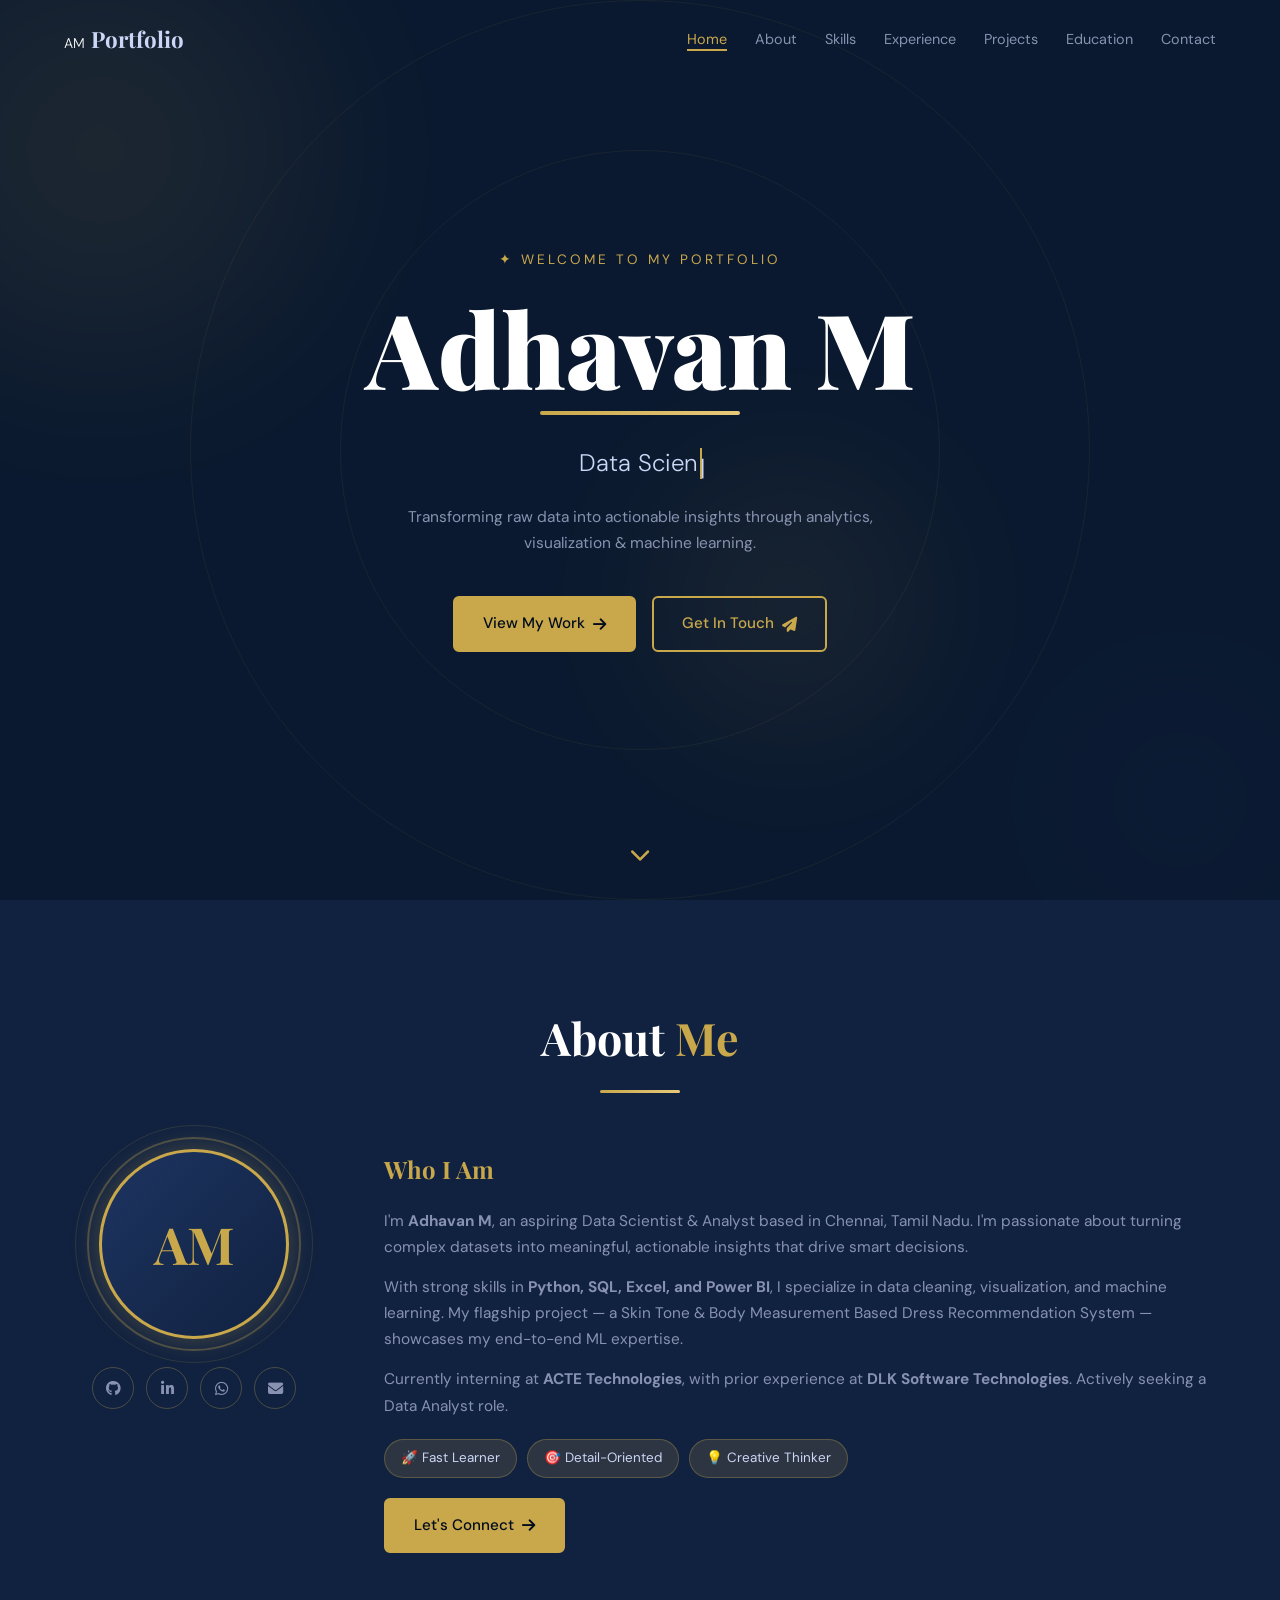
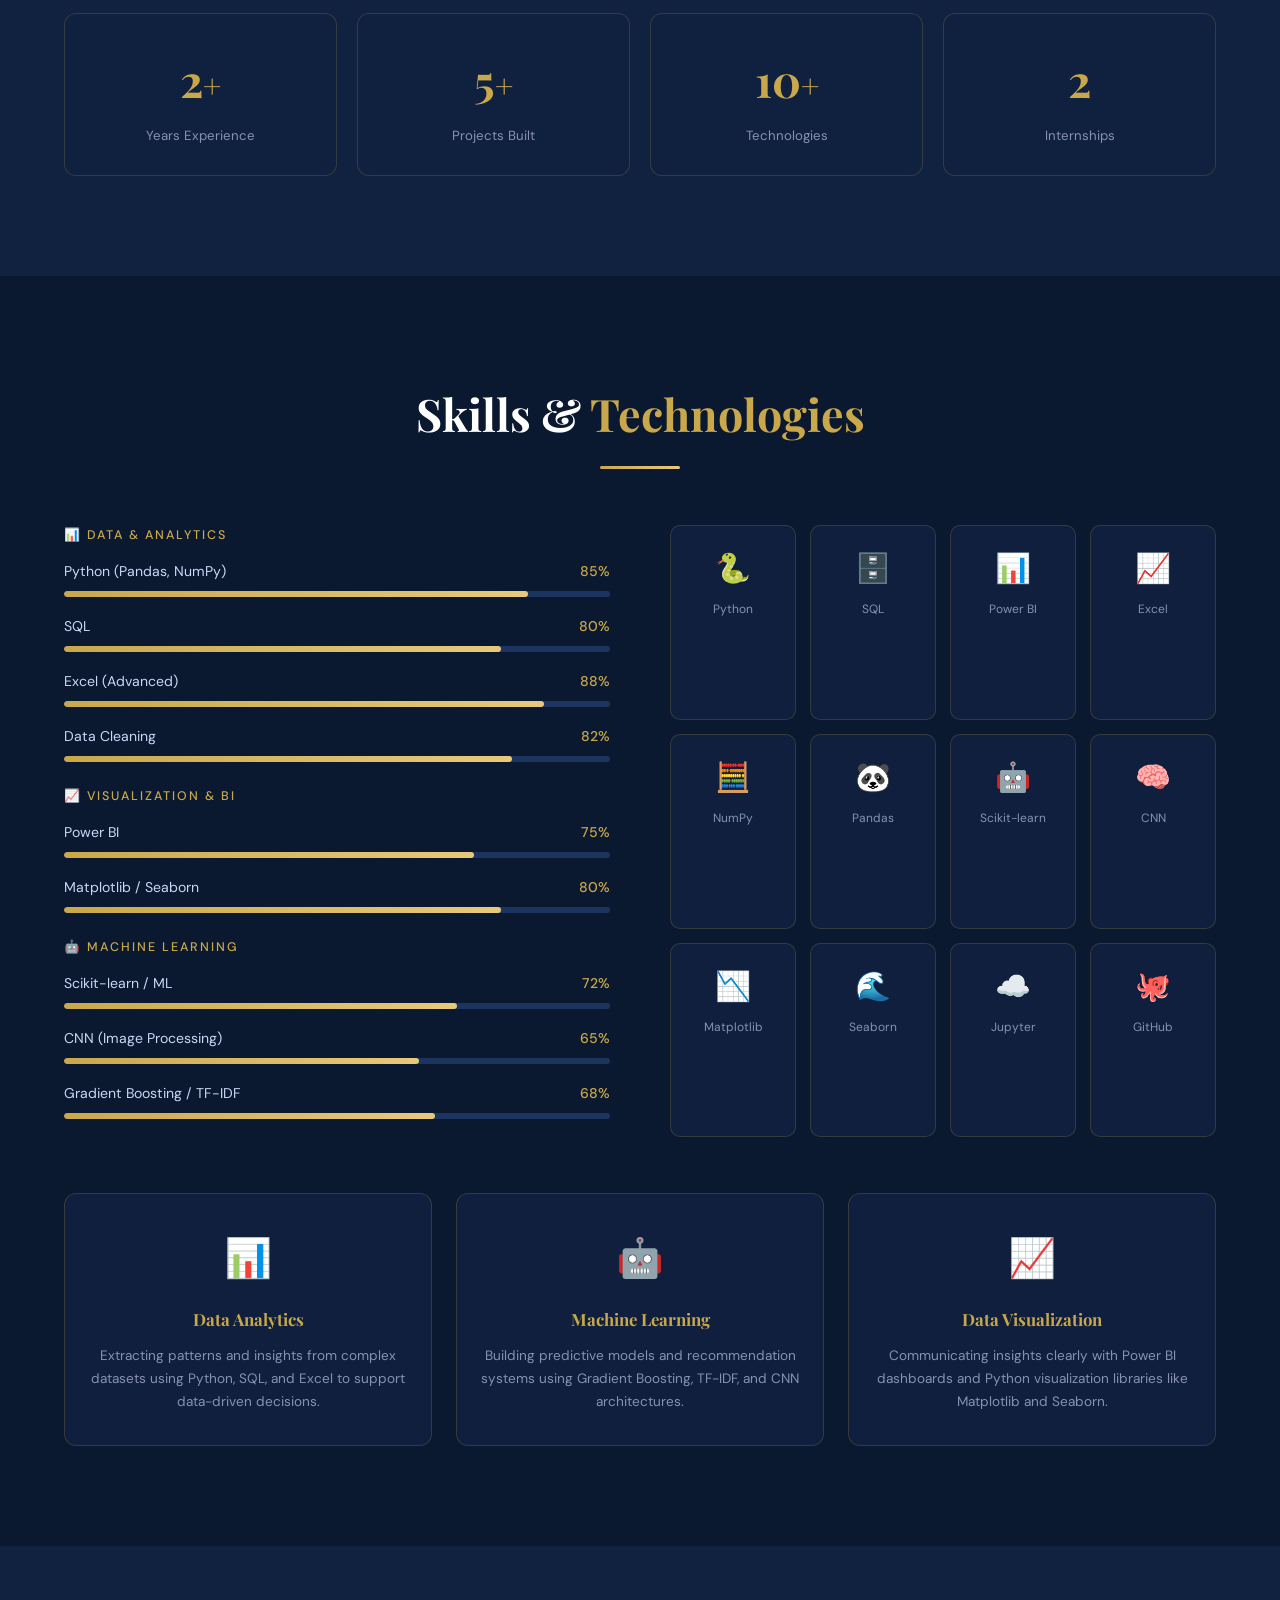
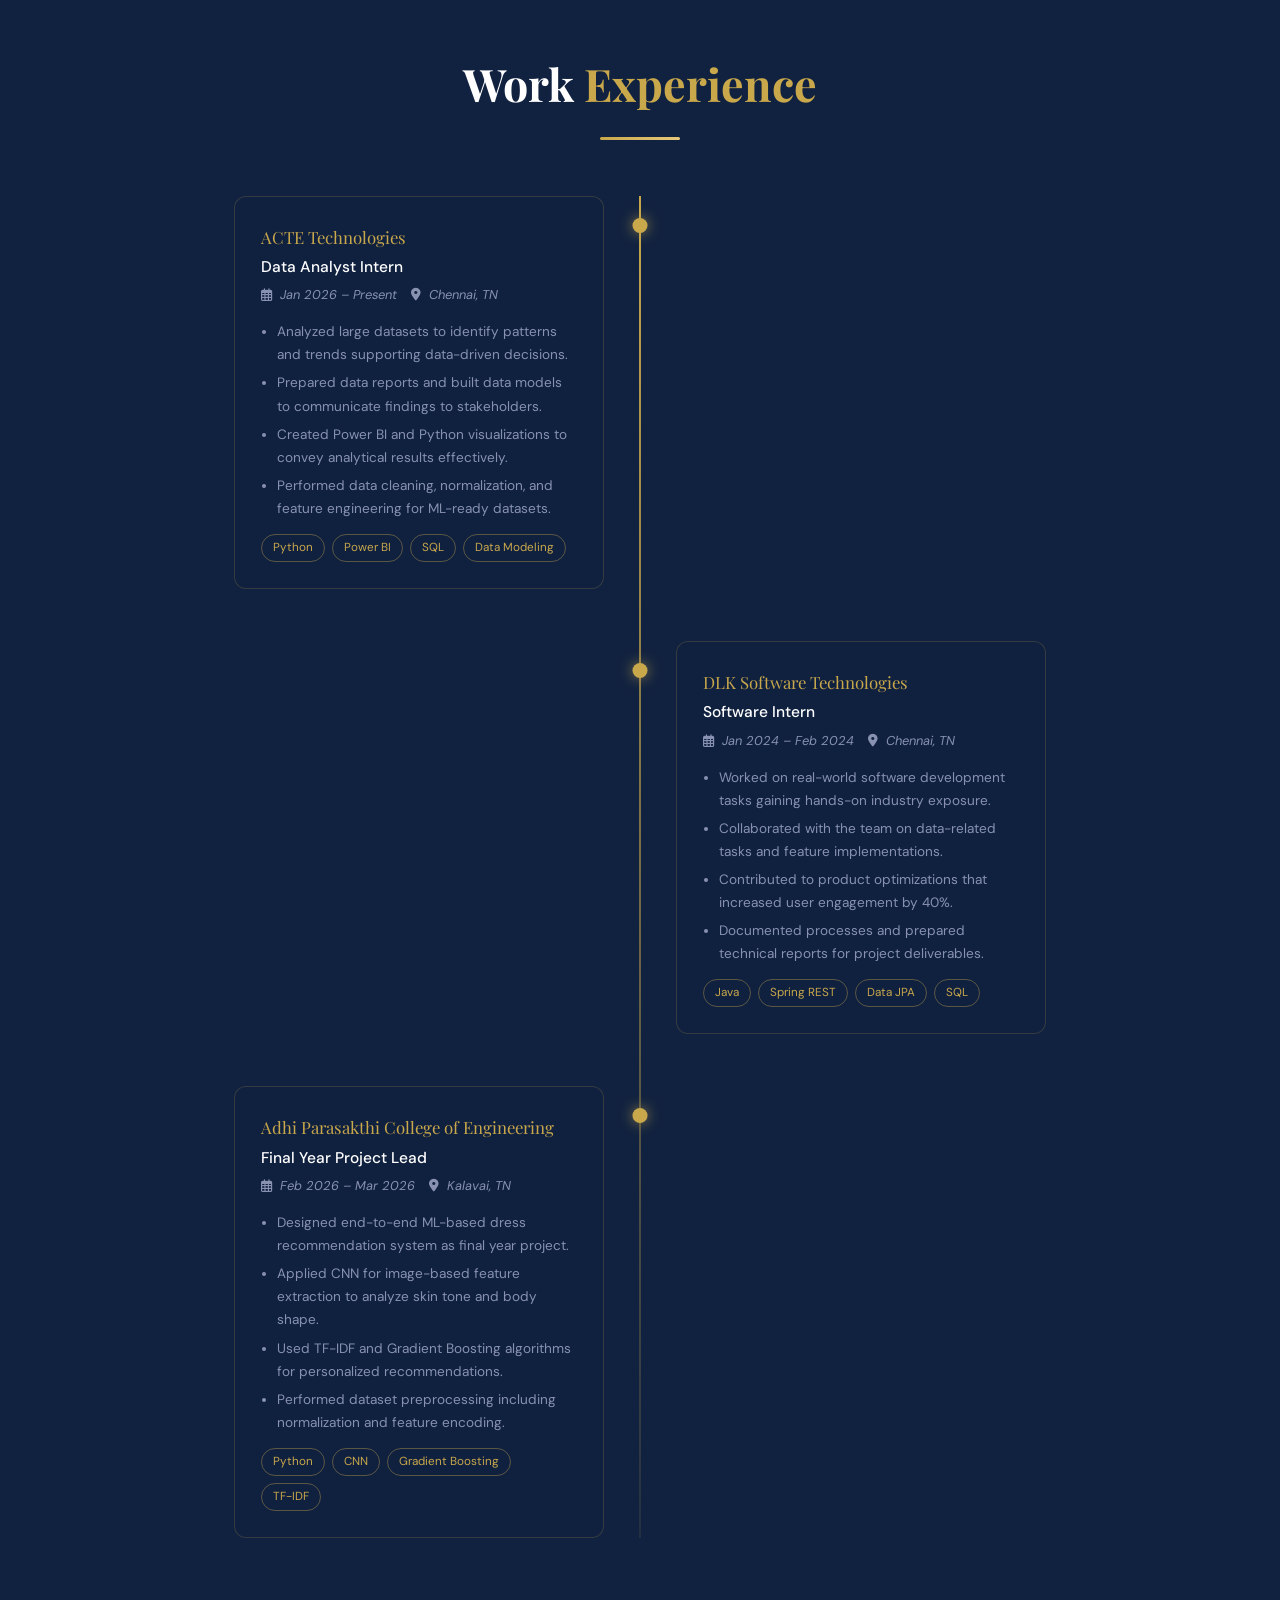
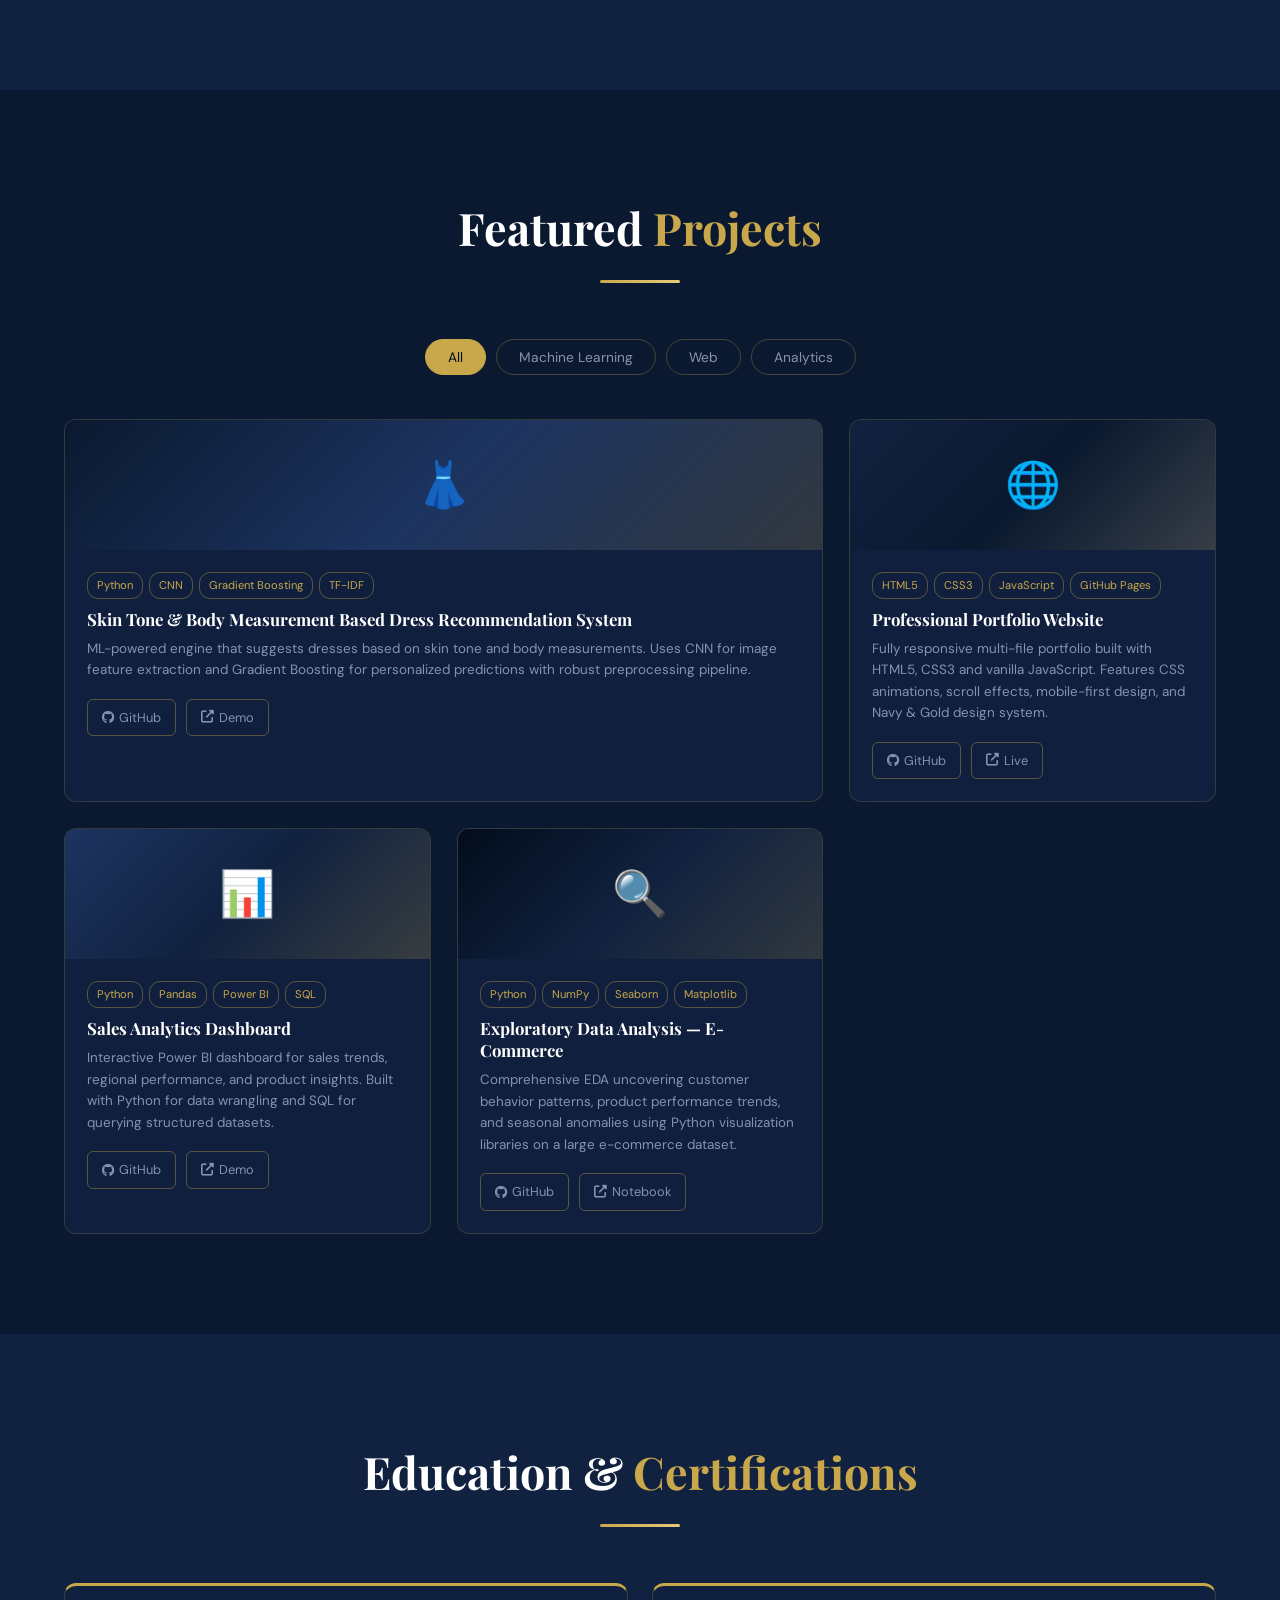
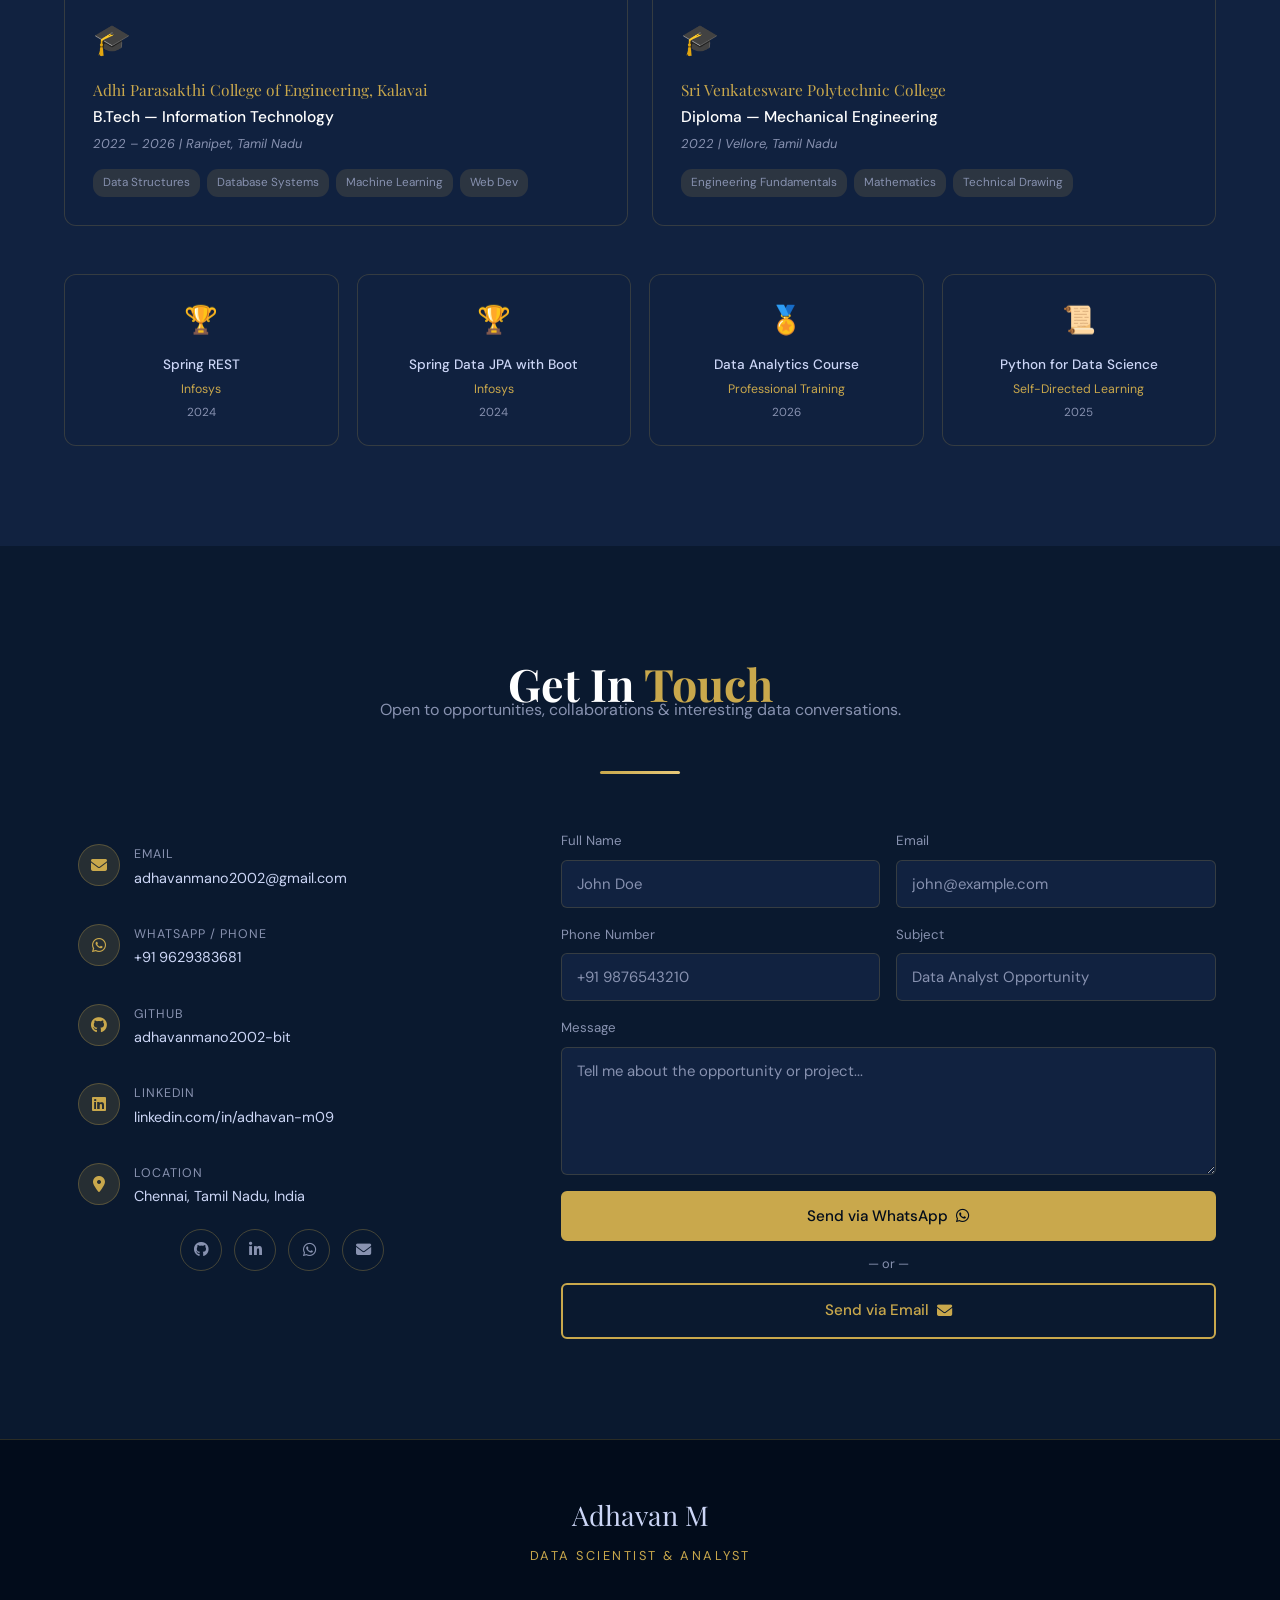
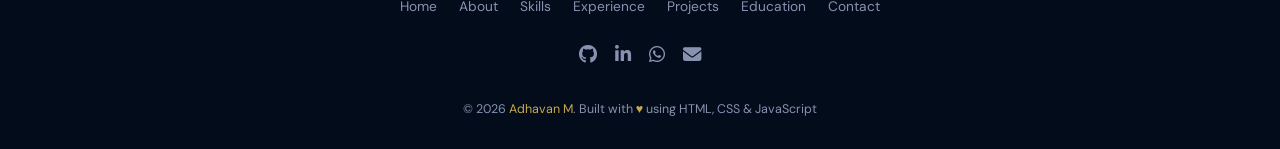
<file: index.html>
<!DOCTYPE html>
<html lang="en">
<head>
  <meta charset="UTF-8"/>
  <meta name="viewport" content="width=device-width, initial-scale=1.0"/>
  <title>Adhavan M | Data Scientist & Analyst</title>
  <meta name="description" content="Portfolio of Adhavan M - Data Scientist, Analyst & ML Enthusiast, Chennai, Tamil Nadu"/>
  <link rel="preconnect" href="https://fonts.googleapis.com"/>
  <link rel="preconnect" href="https://fonts.gstatic.com" crossorigin/>
  <link href="https://fonts.googleapis.com/css2?family=Playfair+Display:wght@400;700;900&family=DM+Sans:wght@300;400;500&display=swap" rel="stylesheet"/>
  <link rel="stylesheet" href="https://cdnjs.cloudflare.com/ajax/libs/font-awesome/6.5.0/css/all.min.css"/>
  <link rel="stylesheet" href="css/style.css"/>
</head>
<body>

<!-- ===== NAVBAR ===== -->
<nav id="navbar">
  <div class="container nav-inner">
    <a href="#home" class="logo"><span class="g">AM</span> Portfolio</a>
    <ul class="nav-links">
      <li><a href="#home">Home</a></li>
      <li><a href="#about">About</a></li>
      <li><a href="#skills">Skills</a></li>
      <li><a href="#experience">Experience</a></li>
      <li><a href="#projects">Projects</a></li>
      <li><a href="#education">Education</a></li>
      <li><a href="#contact">Contact</a></li>
    </ul>
    <div class="burger" id="burger"><span></span><span></span><span></span></div>
  </div>
</nav>
<div class="mobile-nav" id="mobileNav">
  <a href="#home"       onclick="closeNav()">Home</a>
  <a href="#about"      onclick="closeNav()">About</a>
  <a href="#skills"     onclick="closeNav()">Skills</a>
  <a href="#experience" onclick="closeNav()">Experience</a>
  <a href="#projects"   onclick="closeNav()">Projects</a>
  <a href="#education"  onclick="closeNav()">Education</a>
  <a href="#contact"    onclick="closeNav()">Contact</a>
</div>

<!-- ===== HERO ===== -->
<section id="home">
  <div class="hero-bg">
    <div class="blob b1"></div>
    <div class="blob b2"></div>
    <div class="blob b3"></div>
    <div class="ring r1"></div>
    <div class="ring r2"></div>
  </div>
  <div class="hero-content">
    <p class="hero-tag">✦ Welcome to my Portfolio</p>
    <h1>Adhavan M</h1>
    <div class="underline-bar"></div>
    <div class="typed-wrap">
      <span id="typed-text"></span><span class="caret">|</span>
    </div>
    <p class="hero-sub">Transforming raw data into actionable insights through analytics, visualization &amp; machine learning.</p>
    <div class="hero-cta">
      <a href="#projects" class="btn-primary">View My Work <i class="fas fa-arrow-right"></i></a>
      <a href="#contact"  class="btn-sec">Get In Touch <i class="fas fa-paper-plane"></i></a>
    </div>
  </div>
  <a href="#about" class="bounce-arrow"><i class="fas fa-chevron-down"></i></a>
</section>

<!-- ===== ABOUT ===== -->
<section id="about" class="sec bg2">
  <div class="container">
    <h2 class="sec-h">About <span>Me</span></h2>
    <div class="sec-line"></div>
    <div class="about-wrap">
      <div class="about-l anim-l">
        <div class="av-wrap">
          <div class="av-r2"></div>
          <div class="av-r1"></div>
          <div class="av">AM</div>
        </div>
        <div class="soc-row">
          <a href="https://github.com/adhavanmano2002-bit" target="_blank"><i class="fab fa-github"></i></a>
          <a href="https://linkedin.com/in/adhavan-m09"    target="_blank"><i class="fab fa-linkedin-in"></i></a>
          <a href="https://wa.me/919629383681"             target="_blank"><i class="fab fa-whatsapp"></i></a>
          <a href="mailto:adhavanmano2002@gmail.com"               ><i class="fas fa-envelope"></i></a>
        </div>
      </div>
      <div class="about-r anim-r">
        <h3>Who I Am</h3>
        <p>I'm <b>Adhavan M</b>, an aspiring Data Scientist &amp; Analyst based in Chennai, Tamil Nadu. I'm passionate about turning complex datasets into meaningful, actionable insights that drive smart decisions.</p>
        <p>With strong skills in <b>Python, SQL, Excel, and Power BI</b>, I specialize in data cleaning, visualization, and machine learning. My flagship project — a Skin Tone &amp; Body Measurement Based Dress Recommendation System — showcases my end-to-end ML expertise.</p>
        <p>Currently interning at <b>ACTE Technologies</b>, with prior experience at <b>DLK Software Technologies</b>. Actively seeking a Data Analyst role.</p>
        <div class="badge-row">
          <span>🚀 Fast Learner</span>
          <span>🎯 Detail-Oriented</span>
          <span>💡 Creative Thinker</span>
        </div>
        <a href="#contact" class="btn-primary">Let's Connect <i class="fas fa-arrow-right"></i></a>
      </div>
    </div>
    <div class="stats-row">
      <div class="stat glass anim-up">
        <b class="cnt" data-n="2">0</b><b class="plus">+</b>
        <p>Years Experience</p>
      </div>
      <div class="stat glass anim-up" style="transition-delay:.12s">
        <b class="cnt" data-n="5">0</b><b class="plus">+</b>
        <p>Projects Built</p>
      </div>
      <div class="stat glass anim-up" style="transition-delay:.24s">
        <b class="cnt" data-n="10">0</b><b class="plus">+</b>
        <p>Technologies</p>
      </div>
      <div class="stat glass anim-up" style="transition-delay:.36s">
        <b class="cnt" data-n="2">0</b><b class="plus"></b>
        <p>Internships</p>
      </div>
    </div>
  </div>
</section>

<!-- ===== SKILLS ===== -->
<section id="skills" class="sec bg1">
  <div class="container">
    <h2 class="sec-h">Skills &amp; <span>Technologies</span></h2>
    <div class="sec-line"></div>
    <div class="skills-wrap">
      <div class="skill-bars anim-l">
        <p class="cat">📊 Data &amp; Analytics</p>
        <div class="sk"><div class="sk-top"><span>Python (Pandas, NumPy)</span><span>85%</span></div><div class="sk-bg"><div class="sk-fill" data-w="85"></div></div></div>
        <div class="sk"><div class="sk-top"><span>SQL</span><span>80%</span></div><div class="sk-bg"><div class="sk-fill" data-w="80"></div></div></div>
        <div class="sk"><div class="sk-top"><span>Excel (Advanced)</span><span>88%</span></div><div class="sk-bg"><div class="sk-fill" data-w="88"></div></div></div>
        <div class="sk"><div class="sk-top"><span>Data Cleaning</span><span>82%</span></div><div class="sk-bg"><div class="sk-fill" data-w="82"></div></div></div>
        <p class="cat" style="margin-top:24px">📈 Visualization &amp; BI</p>
        <div class="sk"><div class="sk-top"><span>Power BI</span><span>75%</span></div><div class="sk-bg"><div class="sk-fill" data-w="75"></div></div></div>
        <div class="sk"><div class="sk-top"><span>Matplotlib / Seaborn</span><span>80%</span></div><div class="sk-bg"><div class="sk-fill" data-w="80"></div></div></div>
        <p class="cat" style="margin-top:24px">🤖 Machine Learning</p>
        <div class="sk"><div class="sk-top"><span>Scikit-learn / ML</span><span>72%</span></div><div class="sk-bg"><div class="sk-fill" data-w="72"></div></div></div>
        <div class="sk"><div class="sk-top"><span>CNN (Image Processing)</span><span>65%</span></div><div class="sk-bg"><div class="sk-fill" data-w="65"></div></div></div>
        <div class="sk"><div class="sk-top"><span>Gradient Boosting / TF-IDF</span><span>68%</span></div><div class="sk-bg"><div class="sk-fill" data-w="68"></div></div></div>
      </div>
      <div class="tech-grid anim-r">
        <div class="tech glass">🐍<br/><span>Python</span></div>
        <div class="tech glass">🗄️<br/><span>SQL</span></div>
        <div class="tech glass">📊<br/><span>Power BI</span></div>
        <div class="tech glass">📈<br/><span>Excel</span></div>
        <div class="tech glass">🧮<br/><span>NumPy</span></div>
        <div class="tech glass">🐼<br/><span>Pandas</span></div>
        <div class="tech glass">🤖<br/><span>Scikit-learn</span></div>
        <div class="tech glass">🧠<br/><span>CNN</span></div>
        <div class="tech glass">📉<br/><span>Matplotlib</span></div>
        <div class="tech glass">🌊<br/><span>Seaborn</span></div>
        <div class="tech glass">☁️<br/><span>Jupyter</span></div>
        <div class="tech glass">🐙<br/><span>GitHub</span></div>
      </div>
    </div>
    <div class="expert-row">
      <div class="ex-card glass anim-up"><span>📊</span><h4>Data Analytics</h4><p>Extracting patterns and insights from complex datasets using Python, SQL, and Excel to support data-driven decisions.</p></div>
      <div class="ex-card glass anim-up" style="transition-delay:.12s"><span>🤖</span><h4>Machine Learning</h4><p>Building predictive models and recommendation systems using Gradient Boosting, TF-IDF, and CNN architectures.</p></div>
      <div class="ex-card glass anim-up" style="transition-delay:.24s"><span>📈</span><h4>Data Visualization</h4><p>Communicating insights clearly with Power BI dashboards and Python visualization libraries like Matplotlib and Seaborn.</p></div>
    </div>
  </div>
</section>

<!-- ===== EXPERIENCE ===== -->
<section id="experience" class="sec bg2">
  <div class="container">
    <h2 class="sec-h">Work <span>Experience</span></h2>
    <div class="sec-line"></div>
    <div class="timeline">

      <div class="tl-item anim-l">
        <div class="tl-dot"></div>
        <div class="tl-card glass">
          <p class="tl-co">ACTE Technologies</p>
          <p class="tl-title">Data Analyst Intern</p>
          <div class="tl-meta">
            <span><i class="far fa-calendar-alt"></i> Jan 2026 – Present</span>
            <span><i class="fas fa-map-marker-alt"></i> Chennai, TN</span>
          </div>
          <ul>
            <li>Analyzed large datasets to identify patterns and trends supporting data-driven decisions.</li>
            <li>Prepared data reports and built data models to communicate findings to stakeholders.</li>
            <li>Created Power BI and Python visualizations to convey analytical results effectively.</li>
            <li>Performed data cleaning, normalization, and feature engineering for ML-ready datasets.</li>
          </ul>
          <div class="tl-tags">
            <span>Python</span><span>Power BI</span><span>SQL</span><span>Data Modeling</span>
          </div>
        </div>
      </div>

      <div class="tl-item anim-r">
        <div class="tl-dot"></div>
        <div class="tl-card glass">
          <p class="tl-co">DLK Software Technologies</p>
          <p class="tl-title">Software Intern</p>
          <div class="tl-meta">
            <span><i class="far fa-calendar-alt"></i> Jan 2024 – Feb 2024</span>
            <span><i class="fas fa-map-marker-alt"></i> Chennai, TN</span>
          </div>
          <ul>
            <li>Worked on real-world software development tasks gaining hands-on industry exposure.</li>
            <li>Collaborated with the team on data-related tasks and feature implementations.</li>
            <li>Contributed to product optimizations that increased user engagement by 40%.</li>
            <li>Documented processes and prepared technical reports for project deliverables.</li>
          </ul>
          <div class="tl-tags">
            <span>Java</span><span>Spring REST</span><span>Data JPA</span><span>SQL</span>
          </div>
        </div>
      </div>

      <div class="tl-item anim-l">
        <div class="tl-dot"></div>
        <div class="tl-card glass">
          <p class="tl-co">Adhi Parasakthi College of Engineering</p>
          <p class="tl-title">Final Year Project Lead</p>
          <div class="tl-meta">
            <span><i class="far fa-calendar-alt"></i> Feb 2026 – Mar 2026</span>
            <span><i class="fas fa-map-marker-alt"></i> Kalavai, TN</span>
          </div>
          <ul>
            <li>Designed end-to-end ML-based dress recommendation system as final year project.</li>
            <li>Applied CNN for image-based feature extraction to analyze skin tone and body shape.</li>
            <li>Used TF-IDF and Gradient Boosting algorithms for personalized recommendations.</li>
            <li>Performed dataset preprocessing including normalization and feature encoding.</li>
          </ul>
          <div class="tl-tags">
            <span>Python</span><span>CNN</span><span>Gradient Boosting</span><span>TF-IDF</span>
          </div>
        </div>
      </div>

    </div>
  </div>
</section>

<!-- ===== PROJECTS ===== -->
<section id="projects" class="sec bg1">
  <div class="container">
    <h2 class="sec-h">Featured <span>Projects</span></h2>
    <div class="sec-line"></div>
    <div class="filter-row">
      <button class="fbtn active" data-f="all">All</button>
      <button class="fbtn" data-f="ml">Machine Learning</button>
      <button class="fbtn" data-f="web">Web</button>
      <button class="fbtn" data-f="analytics">Analytics</button>
    </div>
    <div class="proj-grid">

      <div class="proj-card glass anim-up featured" data-cat="ml">
        <div class="proj-top" style="background:linear-gradient(135deg,#0A192F,#1D3461,rgba(201,168,76,.18))">👗</div>
        <div class="proj-body">
          <div class="proj-tags"><span>Python</span><span>CNN</span><span>Gradient Boosting</span><span>TF-IDF</span></div>
          <h4>Skin Tone &amp; Body Measurement Based Dress Recommendation System</h4>
          <p>ML-powered engine that suggests dresses based on skin tone and body measurements. Uses CNN for image feature extraction and Gradient Boosting for personalized predictions with robust preprocessing pipeline.</p>
          <div class="proj-links">
            <a href="https://github.com/adhavanmano2002-bit" target="_blank"><i class="fab fa-github"></i> GitHub</a>
            <a href="#"><i class="fas fa-external-link-alt"></i> Demo</a>
          </div>
        </div>
      </div>

      <div class="proj-card glass anim-up" style="transition-delay:.1s" data-cat="web">
        <div class="proj-top" style="background:linear-gradient(135deg,#112240,#0A192F,rgba(232,201,122,.18))">🌐</div>
        <div class="proj-body">
          <div class="proj-tags"><span>HTML5</span><span>CSS3</span><span>JavaScript</span><span>GitHub Pages</span></div>
          <h4>Professional Portfolio Website</h4>
          <p>Fully responsive multi-file portfolio built with HTML5, CSS3 and vanilla JavaScript. Features CSS animations, scroll effects, mobile-first design, and Navy &amp; Gold design system.</p>
          <div class="proj-links">
            <a href="https://github.com/adhavanmano2002-bit/adhavan" target="_blank"><i class="fab fa-github"></i> GitHub</a>
            <a href="https://adhavanmano2002-bit.github.io/adhavan" target="_blank"><i class="fas fa-external-link-alt"></i> Live</a>
          </div>
        </div>
      </div>

      <div class="proj-card glass anim-up" style="transition-delay:.2s" data-cat="analytics">
        <div class="proj-top" style="background:linear-gradient(135deg,#1D3461,#112240,rgba(201,168,76,.22))">📊</div>
        <div class="proj-body">
          <div class="proj-tags"><span>Python</span><span>Pandas</span><span>Power BI</span><span>SQL</span></div>
          <h4>Sales Analytics Dashboard</h4>
          <p>Interactive Power BI dashboard for sales trends, regional performance, and product insights. Built with Python for data wrangling and SQL for querying structured datasets.</p>
          <div class="proj-links">
            <a href="#"><i class="fab fa-github"></i> GitHub</a>
            <a href="#"><i class="fas fa-external-link-alt"></i> Demo</a>
          </div>
        </div>
      </div>

      <div class="proj-card glass anim-up" style="transition-delay:.3s" data-cat="analytics">
        <div class="proj-top" style="background:linear-gradient(135deg,#020C1B,#112240,rgba(201,168,76,.18))">🔍</div>
        <div class="proj-body">
          <div class="proj-tags"><span>Python</span><span>NumPy</span><span>Seaborn</span><span>Matplotlib</span></div>
          <h4>Exploratory Data Analysis — E-Commerce</h4>
          <p>Comprehensive EDA uncovering customer behavior patterns, product performance trends, and seasonal anomalies using Python visualization libraries on a large e-commerce dataset.</p>
          <div class="proj-links">
            <a href="#"><i class="fab fa-github"></i> GitHub</a>
            <a href="#"><i class="fas fa-external-link-alt"></i> Notebook</a>
          </div>
        </div>
      </div>

    </div>
  </div>
</section>

<!-- ===== EDUCATION ===== -->
<section id="education" class="sec bg2">
  <div class="container">
    <h2 class="sec-h">Education &amp; <span>Certifications</span></h2>
    <div class="sec-line"></div>
    <div class="edu-row">
      <div class="edu-card glass anim-up">
        <div class="edu-icon">🎓</div>
        <p class="edu-inst">Adhi Parasakthi College of Engineering, Kalavai</p>
        <p class="edu-deg">B.Tech — Information Technology</p>
        <p class="edu-yr">2022 – 2026 | Ranipet, Tamil Nadu</p>
        <div class="edu-tags"><span>Data Structures</span><span>Database Systems</span><span>Machine Learning</span><span>Web Dev</span></div>
      </div>
      <div class="edu-card glass anim-up" style="transition-delay:.12s">
        <div class="edu-icon">🎓</div>
        <p class="edu-inst">Sri Venkatesware Polytechnic College</p>
        <p class="edu-deg">Diploma — Mechanical Engineering</p>
        <p class="edu-yr">2022 | Vellore, Tamil Nadu</p>
        <div class="edu-tags"><span>Engineering Fundamentals</span><span>Mathematics</span><span>Technical Drawing</span></div>
      </div>
    </div>
    <div class="cert-grid">
      <div class="cert-card glass anim-up"><span>🏆</span><p class="cn">Spring REST</p><p class="ci">Infosys</p><p class="cy">2024</p></div>
      <div class="cert-card glass anim-up" style="transition-delay:.1s"><span>🏆</span><p class="cn">Spring Data JPA with Boot</p><p class="ci">Infosys</p><p class="cy">2024</p></div>
      <div class="cert-card glass anim-up" style="transition-delay:.2s"><span>🏅</span><p class="cn">Data Analytics Course</p><p class="ci">Professional Training</p><p class="cy">2026</p></div>
      <div class="cert-card glass anim-up" style="transition-delay:.3s"><span>📜</span><p class="cn">Python for Data Science</p><p class="ci">Self-Directed Learning</p><p class="cy">2025</p></div>
    </div>
  </div>
</section>

<!-- ===== CONTACT ===== -->
<section id="contact" class="sec bg1">
  <div class="container">
    <h2 class="sec-h">Get In <span>Touch</span></h2>
    <p class="sec-sub">Open to opportunities, collaborations &amp; interesting data conversations.</p>
    <div class="sec-line"></div>
    <div class="contact-wrap">
      <div class="contact-info anim-l">
        <div class="ci-row"><div class="ci-ico"><i class="fas fa-envelope"></i></div><div><p class="ci-lbl">Email</p><p class="ci-val">adhavanmano2002@gmail.com</p></div></div>
        <div class="ci-row"><div class="ci-ico"><i class="fab fa-whatsapp"></i></div><div><p class="ci-lbl">WhatsApp / Phone</p><p class="ci-val">+91 9629383681</p></div></div>
        <div class="ci-row"><div class="ci-ico"><i class="fab fa-github"></i></div><div><p class="ci-lbl">GitHub</p><p class="ci-val">adhavanmano2002-bit</p></div></div>
        <div class="ci-row"><div class="ci-ico"><i class="fab fa-linkedin"></i></div><div><p class="ci-lbl">LinkedIn</p><p class="ci-val">linkedin.com/in/adhavan-m09</p></div></div>
        <div class="ci-row"><div class="ci-ico"><i class="fas fa-map-marker-alt"></i></div><div><p class="ci-lbl">Location</p><p class="ci-val">Chennai, Tamil Nadu, India</p></div></div>
        <div class="soc-row">
          <a href="https://github.com/adhavanmano2002-bit" target="_blank"><i class="fab fa-github"></i></a>
          <a href="https://linkedin.com/in/adhavan-m09" target="_blank"><i class="fab fa-linkedin-in"></i></a>
          <a href="https://wa.me/919629383681"          target="_blank"><i class="fab fa-whatsapp"></i></a>
          <a href="mailto:adhavanmano2002@gmail.com"             ><i class="fas fa-envelope"></i></a>
        </div>
      </div>
      <div class="contact-form-wrap anim-r">
        <!--
          SETUP FORMSPREE (FREE - 5 MINS):
          1. Go to https://formspree.io
          2. Sign up with adhavanmano2002@gmail.com
          3. Create new form → copy the ID (e.g. xpwzgkrb)
          4. Replace YOUR_FORM_ID below with that ID
          5. Done! Messages arrive in your Gmail → WhatsApp alerts via Gmail app
        -->
        <form id="contactForm">
          <input type="hidden" name="_subject" value="New message from your Portfolio!"/>
          <div class="form-row">
            <div class="fg">
              <label>Full Name</label>
              <input type="text" id="f-name" placeholder="John Doe" required/>
            </div>
            <div class="fg">
              <label>Email</label>
              <input type="email" id="f-email" placeholder="john@example.com" required/>
            </div>
          </div>
          <div class="form-row">
            <div class="fg">
              <label>Phone Number</label>
              <input type="tel" id="f-phone" placeholder="+91 9876543210"/>
            </div>
            <div class="fg">
              <label>Subject</label>
              <input type="text" id="f-subject" placeholder="Data Analyst Opportunity" required/>
            </div>
          </div>
          <div class="fg">
            <label>Message</label>
            <textarea id="f-msg" rows="5" placeholder="Tell me about the opportunity or project..." required></textarea>
          </div>
          <button type="submit" class="btn-primary" style="width:100%;justify-content:center">
            Send via WhatsApp <i class="fab fa-whatsapp"></i>
          </button>
          <p style="text-align:center;margin-top:12px;font-size:.8rem;color:var(--muted)">
            — or —
          </p>
          <a id="mailtoBtn" href="#" class="btn-sec" style="width:100%;justify-content:center;display:flex;margin-top:8px">
            Send via Email <i class="fas fa-envelope"></i>
          </a>
        </form>
        <div id="form-ok" style="display:none;text-align:center;padding:48px;color:var(--gold)">
          <i class="fas fa-check-circle" style="font-size:3rem;display:block;margin-bottom:16px"></i>
          <p style="color:var(--text);font-size:1.1rem">Message sent! I'll get back to you soon. ✅</p>
        </div>
      </div>
    </div>
  </div>
</section>

<!-- ===== FOOTER ===== -->
<footer>
  <div class="container">
    <p class="ft-name">Adhavan M</p>
    <p class="ft-role">DATA SCIENTIST &amp; ANALYST</p>
    <nav class="ft-links">
      <a href="#home">Home</a><a href="#about">About</a><a href="#skills">Skills</a>
      <a href="#experience">Experience</a><a href="#projects">Projects</a>
      <a href="#education">Education</a><a href="#contact">Contact</a>
    </nav>
    <div class="ft-soc">
      <a href="https://github.com/adhavanmano2002-bit"  target="_blank"><i class="fab fa-github"></i></a>
      <a href="https://linkedin.com/in/adhavan-m09"     target="_blank"><i class="fab fa-linkedin-in"></i></a>
      <a href="https://wa.me/919629383681"              target="_blank"><i class="fab fa-whatsapp"></i></a>
      <a href="mailto:adhavanmano2002@gmail.com"                ><i class="fas fa-envelope"></i></a>
    </div>
    <p class="ft-copy">&copy; 2026 <span>Adhavan M</span>. Built with <span>&hearts;</span> using HTML, CSS &amp; JavaScript</p>
  </div>
</footer>

<!-- Back to Top -->
<button id="topBtn" onclick="window.scrollTo({top:0,behavior:'smooth'})"><i class="fas fa-chevron-up"></i></button>

<script src="js/app.js"></script>
</body>
</html>
</file>
<file: css/style.css>
/* ============================================
   style.css — Adhavan M Portfolio
   Navy & Gold Professional Design
============================================ */

/* ── VARIABLES ── */
:root {
  --navy1: #020C1B;
  --navy2: #0A192F;
  --navy3: #112240;
  --navy4: #1D3461;
  --gold:  #C9A84C;
  --goldl: #E8C97A;
  --goldd: rgba(201,168,76,0.15);
  --text:  #CCD6F6;
  --muted: #8892B0;
  --white: #FFFFFF;
  --ease:  0.3s ease;
  --r:     12px;
}

/* ── RESET ── */
*, *::before, *::after { box-sizing: border-box; margin: 0; padding: 0; }
html { scroll-behavior: smooth; }
body { background: var(--navy2); color: var(--text); font-family: 'DM Sans', sans-serif; line-height: 1.7; overflow-x: hidden; }
h1,h2,h3,h4 { font-family: 'Playfair Display', serif; color: var(--white); }
a { text-decoration: none; color: inherit; }
ul { list-style: none; }

/* ── SCROLLBAR ── */
::-webkit-scrollbar { width: 7px; }
::-webkit-scrollbar-track { background: var(--navy1); }
::-webkit-scrollbar-thumb { background: var(--gold); border-radius: 4px; }

/* ── LAYOUT ── */
.container { max-width: 1200px; margin: 0 auto; padding: 0 24px; }
.sec { padding: 100px 0; }
.bg1 { background: var(--navy2); }
.bg2 { background: var(--navy3); }

/* ── GLASS CARD ── */
.glass {
  background: rgba(17,34,64,0.85);
  backdrop-filter: blur(10px);
  -webkit-backdrop-filter: blur(10px);
  border: 1px solid rgba(201,168,76,0.2);
  border-radius: var(--r);
}

/* ── SECTION TITLES ── */
.sec-h {
  font-size: clamp(2rem,4vw,2.8rem);
  font-weight: 700;
  text-align: center;
  margin-bottom: 14px;
}
.sec-h span { color: var(--gold); }
.sec-line {
  width: 80px; height: 3px;
  background: linear-gradient(90deg,var(--gold),var(--goldl));
  margin: 0 auto 56px;
  border-radius: 2px;
}
.sec-sub { text-align: center; color: var(--muted); margin-top: -40px; margin-bottom: 48px; }

/* ── BUTTONS ── */
.btn-primary {
  display: inline-flex; align-items: center; gap: 8px;
  padding: 13px 28px;
  background: var(--gold); color: var(--navy1);
  font-family: 'DM Sans', sans-serif; font-weight: 500; font-size: .95rem;
  border: 2px solid var(--gold); border-radius: 6px;
  cursor: pointer; transition: var(--ease);
}
.btn-primary:hover { background: var(--goldl); border-color: var(--goldl); transform: translateY(-2px); }

.btn-sec {
  display: inline-flex; align-items: center; gap: 8px;
  padding: 13px 28px;
  background: transparent; color: var(--gold);
  font-family: 'DM Sans', sans-serif; font-weight: 500; font-size: .95rem;
  border: 2px solid var(--gold); border-radius: 6px;
  cursor: pointer; transition: var(--ease);
}
.btn-sec:hover { background: var(--goldd); transform: translateY(-2px); }

/* ── ANIMATIONS ── */
.anim-up  { opacity:0; transform:translateY(40px);  transition:opacity .7s ease,transform .7s ease; }
.anim-l   { opacity:0; transform:translateX(-50px); transition:opacity .7s ease,transform .7s ease; }
.anim-r   { opacity:0; transform:translateX(50px);  transition:opacity .7s ease,transform .7s ease; }
.anim-up.show, .anim-l.show, .anim-r.show { opacity:1; transform:translate(0); }

/* ── BACK TO TOP ── */
#topBtn {
  position:fixed; bottom:28px; right:28px;
  width:46px; height:46px;
  background:var(--gold); color:var(--navy1);
  border:none; border-radius:50%;
  font-size:1rem; cursor:pointer;
  display:flex; align-items:center; justify-content:center;
  opacity:0; visibility:hidden;
  transition:var(--ease);
  box-shadow:0 4px 20px rgba(201,168,76,.4);
  z-index:999;
}
#topBtn.show { opacity:1; visibility:visible; }
#topBtn:hover { background:var(--goldl); transform:translateY(-3px); }

/* ============================================
   NAVBAR
============================================ */
#navbar {
  position:fixed; top:0; left:0; right:0; z-index:1000;
  padding:20px 0;
  transition:background .4s ease, padding .4s ease, box-shadow .4s ease;
  animation:slideDown .7s ease forwards;
}
#navbar.solid {
  background:rgba(2,12,27,.97);
  padding:12px 0;
  box-shadow:0 4px 30px rgba(0,0,0,.5);
}
@keyframes slideDown { from{transform:translateY(-100%);opacity:0} to{transform:translateY(0);opacity:1} }

.nav-inner { display:flex; align-items:center; justify-content:space-between; }
.logo { font-family:'Playfair Display',serif; font-size:1.4rem; font-weight:700; display:flex; align-items:baseline; gap:6px; }
.logo .g { color:var(--gold); }
.logo span:last-child { font-family:'DM Sans',sans-serif; font-size:.88rem; font-weight:300; color:var(--white); }

.nav-links { display:flex; gap:28px; }
.nav-links a { font-size:.9rem; color:var(--muted); position:relative; padding-bottom:3px; transition:color var(--ease); }
.nav-links a::after { content:''; position:absolute; bottom:0; left:0; width:0; height:2px; background:var(--gold); transition:width var(--ease); }
.nav-links a:hover, .nav-links a.on { color:var(--gold); }
.nav-links a:hover::after, .nav-links a.on::after { width:100%; }

.burger { display:none; flex-direction:column; gap:5px; cursor:pointer; background:none; border:none; }
.burger span { display:block; width:24px; height:2px; background:var(--gold); border-radius:2px; transition:var(--ease); }
.burger.x span:nth-child(1) { transform:translateY(7px) rotate(45deg); }
.burger.x span:nth-child(2) { opacity:0; }
.burger.x span:nth-child(3) { transform:translateY(-7px) rotate(-45deg); }

.mobile-nav {
  display:none; position:fixed; inset:0;
  background:rgba(2,12,27,.98); z-index:999;
  flex-direction:column; align-items:center; justify-content:center; gap:36px;
}
.mobile-nav.open { display:flex; }
.mobile-nav a { font-family:'Playfair Display',serif; font-size:1.8rem; color:var(--text); transition:color var(--ease); }
.mobile-nav a:hover { color:var(--gold); }

/* ============================================
   HERO
============================================ */
#home {
  min-height:100vh; display:flex; align-items:center; justify-content:center;
  position:relative; overflow:hidden; background:var(--navy2);
}

/* Background blobs */
.hero-bg { position:absolute; inset:0; z-index:0; }
.blob {
  position:absolute; border-radius:50%;
  filter:blur(80px); opacity:.12;
  animation:blobFloat 12s ease-in-out infinite alternate;
}
.b1 { width:500px;height:500px; background:radial-gradient(var(--gold),transparent); top:-100px; left:-150px; animation-duration:14s; }
.b2 { width:400px;height:400px; background:radial-gradient(var(--navy4),transparent); bottom:-100px; right:-100px; animation-duration:18s; animation-delay:2s; }
.b3 { width:300px;height:300px; background:radial-gradient(var(--gold),transparent); top:50%; left:50%; animation-duration:20s; animation-delay:4s; }
@keyframes blobFloat { 0%{transform:translate(0,0) scale(1)} 100%{transform:translate(30px,20px) scale(1.05)} }

.ring {
  position:absolute; border-radius:50%;
  border:1px solid rgba(201,168,76,.08);
  animation:spin 30s linear infinite;
}
.r1 { width:600px;height:600px; top:50%;left:50%; transform:translate(-50%,-50%); }
.r2 { width:900px;height:900px; top:50%;left:50%; transform:translate(-50%,-50%); animation-direction:reverse; }
@keyframes spin { to { transform:translate(-50%,-50%) rotate(360deg); } }

/* Hero Content */
.hero-content { position:relative; z-index:1; text-align:center; max-width:780px; padding:0 24px; }

.hero-tag {
  font-size:.85rem; color:var(--gold); letter-spacing:3px; text-transform:uppercase;
  margin-bottom:24px; opacity:0; animation:fadeUp .8s ease .2s forwards;
}
.hero-content h1 {
  font-size:clamp(3rem,9vw,6.5rem); font-weight:900; line-height:1;
  color:var(--white); margin-bottom:12px;
  opacity:0; animation:fadeUp .8s ease .4s forwards;
}
.underline-bar {
  height:4px; background:linear-gradient(90deg,var(--gold),var(--goldl));
  margin:0 auto 28px; border-radius:2px;
  width:0; animation:growLine 1s ease 1.1s forwards;
}
@keyframes growLine { to{width:200px} }

.typed-wrap {
  font-size:clamp(1.1rem,2.5vw,1.5rem); font-weight:300; color:var(--text);
  min-height:2rem; display:flex; align-items:center; justify-content:center;
  margin-bottom:20px; opacity:0; animation:fadeUp .8s ease .6s forwards;
}
.caret { display:inline-block; width:2px; height:1.3em; background:var(--gold); margin-left:3px; animation:blink .8s step-end infinite; vertical-align:middle; }
@keyframes blink { 0%,100%{opacity:1} 50%{opacity:0} }

.hero-sub {
  font-size:.97rem; color:var(--muted); max-width:520px; margin:0 auto 40px;
  opacity:0; animation:fadeUp .8s ease .8s forwards;
}
.hero-cta { display:flex; gap:16px; justify-content:center; flex-wrap:wrap; opacity:0; animation:fadeUp .8s ease 1s forwards; }

.bounce-arrow {
  position:absolute; bottom:28px; left:50%; transform:translateX(-50%); z-index:1;
  color:var(--gold); font-size:1.3rem; opacity:0;
  animation:fadeIn .8s ease 2s forwards, bounceY 2s ease 2.2s infinite;
}
@keyframes bounceY { 0%,100%{transform:translateX(-50%) translateY(0)} 50%{transform:translateX(-50%) translateY(10px)} }
@keyframes fadeUp  { from{opacity:0;transform:translateY(28px)} to{opacity:1;transform:translateY(0)} }
@keyframes fadeIn  { to{opacity:1} }

/* ============================================
   ABOUT
============================================ */
.about-wrap {
  display:grid; grid-template-columns:260px 1fr;
  gap:60px; align-items:start; margin-bottom:60px;
}
.about-l { text-align:center; }

/* Avatar */
.av-wrap { position:relative; display:inline-block; margin-bottom:28px; }
.av {
  width:190px; height:190px; border-radius:50%;
  background:linear-gradient(135deg,var(--navy4),var(--navy3));
  border:3px solid var(--gold);
  display:flex; align-items:center; justify-content:center;
  font-family:'Playfair Display',serif; font-size:3.2rem; font-weight:700; color:var(--gold);
  box-shadow:0 0 28px rgba(201,168,76,.3); margin:0 auto; position:relative; z-index:1;
}
.av-r1 { position:absolute; top:-12px; left:-12px; right:-12px; bottom:-12px; border-radius:50%; border:2px solid rgba(201,168,76,.3); animation:pulse 3s ease-in-out infinite; }
.av-r2 { position:absolute; top:-24px; left:-24px; right:-24px; bottom:-24px; border-radius:50%; border:1px solid rgba(201,168,76,.15); animation:pulse 3s ease-in-out infinite 1s; }
@keyframes pulse { 0%,100%{transform:scale(1);opacity:.3} 50%{transform:scale(1.04);opacity:.1} }

.soc-row { display:flex; gap:12px; justify-content:center; }
.soc-row a {
  width:42px; height:42px; border-radius:50%;
  border:1px solid rgba(201,168,76,.3);
  display:flex; align-items:center; justify-content:center;
  color:var(--muted); font-size:.95rem;
  transition:var(--ease);
}
.soc-row a:hover { border-color:var(--gold); color:var(--gold); background:var(--goldd); transform:translateY(-3px); }

.about-r h3 { font-size:1.5rem; color:var(--gold); margin-bottom:18px; }
.about-r p  { color:var(--muted); margin-bottom:14px; font-size:.96rem; }
.badge-row  { display:flex; flex-wrap:wrap; gap:10px; margin:20px 0; }
.badge-row span {
  padding:7px 16px; background:var(--goldd);
  border:1px solid rgba(201,168,76,.3); border-radius:20px;
  font-size:.84rem; color:var(--text);
}

/* Stats */
.stats-row { display:grid; grid-template-columns:repeat(4,1fr); gap:20px; }
.stat { text-align:center; padding:28px 16px; }
.stat b.cnt { font-family:'Playfair Display',serif; font-size:2.8rem; color:var(--gold); }
.stat b.plus { font-family:'Playfair Display',serif; font-size:2rem; color:var(--gold); }
.stat p { font-size:.83rem; color:var(--muted); margin-top:6px; }

/* ============================================
   SKILLS
============================================ */
.skills-wrap { display:grid; grid-template-columns:1fr 1fr; gap:60px; margin-bottom:56px; }

.cat { font-size:.78rem; font-weight:500; letter-spacing:2px; color:var(--gold); text-transform:uppercase; margin-bottom:14px; }
.sk { margin-bottom:18px; }
.sk-top { display:flex; justify-content:space-between; font-size:.88rem; margin-bottom:7px; }
.sk-top span:last-child { color:var(--gold); font-weight:500; }
.sk-bg { height:6px; background:var(--navy4); border-radius:3px; overflow:hidden; }
.sk-fill { height:100%; width:0; background:linear-gradient(90deg,var(--gold),var(--goldl)); border-radius:3px; transition:width 1.2s ease; }

.tech-grid { display:grid; grid-template-columns:repeat(4,1fr); gap:14px; }
.tech {
  padding:18px 10px; text-align:center;
  border-radius:10px; cursor:default;
  transition:var(--ease); font-size:1.8rem;
}
.tech span { display:block; font-size:.75rem; color:var(--muted); margin-top:6px; }
.tech:hover { transform:scale(1.09); border-color:var(--gold); background:var(--goldd); box-shadow:0 0 18px rgba(201,168,76,.2); }

.expert-row { display:grid; grid-template-columns:repeat(3,1fr); gap:24px; }
.ex-card { padding:32px 24px; text-align:center; }
.ex-card > span { font-size:2.4rem; display:block; margin-bottom:14px; }
.ex-card h4 { font-size:1.05rem; color:var(--gold); margin-bottom:10px; }
.ex-card p  { font-size:.85rem; color:var(--muted); }

/* ============================================
   EXPERIENCE / TIMELINE
============================================ */
.timeline { position:relative; max-width:880px; margin:0 auto; }
.timeline::before {
  content:''; position:absolute; left:50%; top:0; bottom:0;
  width:2px; background:linear-gradient(180deg,var(--gold),rgba(201,168,76,.1));
  transform:translateX(-50%);
}
.tl-item {
  display:flex; justify-content:flex-end;
  padding-right:calc(50% + 36px); margin-bottom:52px; position:relative;
}
.tl-item:nth-child(even) { justify-content:flex-start; padding-right:0; padding-left:calc(50% + 36px); }
.tl-dot {
  position:absolute; left:50%; top:22px;
  width:15px; height:15px; background:var(--gold); border-radius:50%;
  transform:translateX(-50%); box-shadow:0 0 14px rgba(201,168,76,.7); z-index:1;
}
.tl-card { padding:26px; width:100%; max-width:370px; }
.tl-co    { font-family:'Playfair Display',serif; font-size:1.05rem; color:var(--gold); margin-bottom:3px; }
.tl-title { font-size:.97rem; font-weight:500; color:var(--white); margin-bottom:4px; }
.tl-meta  { display:flex; gap:14px; font-size:.8rem; color:var(--muted); font-style:italic; margin-bottom:14px; flex-wrap:wrap; }
.tl-meta i { margin-right:4px; }
.tl-card ul { padding-left:16px; }
.tl-card ul li { list-style:disc; font-size:.85rem; color:var(--muted); margin-bottom:5px; }
.tl-tags { display:flex; flex-wrap:wrap; gap:7px; margin-top:14px; }
.tl-tags span {
  padding:3px 11px; border:1px solid rgba(201,168,76,.4);
  border-radius:18px; font-size:.73rem; color:var(--gold);
}

/* ============================================
   PROJECTS
============================================ */
.filter-row { display:flex; gap:10px; justify-content:center; flex-wrap:wrap; margin-bottom:44px; }
.fbtn {
  padding:8px 22px; border:1px solid rgba(201,168,76,.3);
  background:transparent; color:var(--muted);
  font-family:'DM Sans',sans-serif; font-size:.86rem;
  border-radius:22px; cursor:pointer; transition:var(--ease);
}
.fbtn.active, .fbtn:hover { background:var(--gold); color:var(--navy1); border-color:var(--gold); }

.proj-grid { display:grid; grid-template-columns:repeat(3,1fr); gap:26px; }
.proj-card { overflow:hidden; transition:transform var(--ease),box-shadow var(--ease); }
.proj-card:hover { transform:translateY(-8px); box-shadow:0 20px 56px rgba(201,168,76,.15); }
.proj-card.featured { grid-column:span 2; }
.proj-card.hidden { display:none; }

.proj-top {
  height:130px; display:flex; align-items:center; justify-content:center;
  font-size:2.8rem;
}
.proj-body { padding:22px; }
.proj-tags { display:flex; flex-wrap:wrap; gap:6px; margin-bottom:10px; }
.proj-tags span { padding:3px 9px; border:1px solid rgba(201,168,76,.4); border-radius:11px; font-size:.7rem; color:var(--gold); }
.proj-body h4 { font-family:'Playfair Display',serif; font-size:1.05rem; color:var(--white); margin-bottom:7px; line-height:1.3; }
.proj-body p  { font-size:.84rem; color:var(--muted); margin-bottom:18px; line-height:1.6; }
.proj-links { display:flex; gap:10px; }
.proj-links a {
  display:inline-flex; align-items:center; gap:5px;
  padding:7px 14px; border:1px solid rgba(201,168,76,.4);
  border-radius:6px; font-size:.8rem; color:var(--muted); transition:var(--ease);
}
.proj-links a:hover { color:var(--gold); border-color:var(--gold); background:var(--goldd); }

/* ============================================
   EDUCATION
============================================ */
.edu-row { display:grid; grid-template-columns:1fr 1fr; gap:24px; margin-bottom:48px; }
.edu-card { padding:28px; border-top:3px solid var(--gold); }
.edu-icon { font-size:1.9rem; margin-bottom:14px; }
.edu-inst { font-family:'Playfair Display',serif; font-size:.97rem; color:var(--gold); margin-bottom:4px; line-height:1.3; }
.edu-deg  { font-size:.97rem; font-weight:500; color:var(--white); margin-bottom:3px; }
.edu-yr   { font-size:.8rem; color:var(--muted); font-style:italic; margin-bottom:14px; }
.edu-tags { display:flex; flex-wrap:wrap; gap:7px; }
.edu-tags span { padding:4px 10px; background:var(--goldd); border-radius:11px; font-size:.73rem; color:var(--muted); }

.cert-grid { display:grid; grid-template-columns:repeat(4,1fr); gap:18px; }
.cert-card { padding:22px 18px; text-align:center; transition:var(--ease); }
.cert-card:hover { border-color:var(--gold); box-shadow:0 0 18px rgba(201,168,76,.15); }
.cert-card span { font-size:1.7rem; display:block; margin-bottom:10px; }
.cn { font-size:.85rem; font-weight:500; color:var(--text); margin-bottom:3px; }
.ci { font-size:.77rem; color:var(--gold); margin-bottom:3px; }
.cy { font-size:.73rem; color:var(--muted); }

/* ============================================
   CONTACT
============================================ */
.contact-wrap { display:grid; grid-template-columns:1fr 1.5fr; gap:60px; align-items:start; }

.ci-row { display:flex; align-items:flex-start; gap:14px; padding:14px; border-radius:8px; margin-bottom:6px; transition:var(--ease); }
.ci-row:hover { background:var(--goldd); }
.ci-ico {
  width:42px; height:42px; border-radius:50%;
  background:var(--goldd); border:1px solid rgba(201,168,76,.3);
  display:flex; align-items:center; justify-content:center; color:var(--gold); flex-shrink:0;
}
.ci-lbl { font-size:.78rem; color:var(--muted); text-transform:uppercase; letter-spacing:1px; }
.ci-val { font-size:.9rem; color:var(--text); word-break:break-all; }

/* Form */
.form-row { display:grid; grid-template-columns:1fr 1fr; gap:16px; }
.fg { display:flex; flex-direction:column; gap:7px; margin-bottom:16px; }
.fg label { font-size:.83rem; color:var(--muted); }
.fg input, .fg textarea {
  background:var(--navy3); border:1px solid rgba(201,168,76,.2);
  border-radius:6px; padding:13px 15px;
  color:var(--text); font-family:'DM Sans',sans-serif; font-size:.93rem;
  outline:none; transition:border-color var(--ease),box-shadow var(--ease); width:100%;
}
.fg input::placeholder, .fg textarea::placeholder { color:var(--muted); }
.fg input:focus, .fg textarea:focus { border-color:var(--gold); box-shadow:0 0 0 3px rgba(201,168,76,.1); }
.fg textarea { resize:vertical; min-height:120px; }

/* ============================================
   FOOTER
============================================ */
footer {
  background:var(--navy1); border-top:1px solid rgba(201,168,76,.2);
  padding:52px 0 28px; text-align:center;
}
.ft-name { font-family:'Playfair Display',serif; font-size:1.7rem; margin-bottom:7px; }
.ft-role { font-size:.8rem; color:var(--gold); letter-spacing:2.5px; margin-bottom:28px; }
.ft-links { display:flex; justify-content:center; flex-wrap:wrap; gap:22px; margin-bottom:22px; }
.ft-links a { font-size:.86rem; color:var(--muted); transition:color var(--ease); }
.ft-links a:hover { color:var(--gold); }
.ft-soc { display:flex; justify-content:center; gap:18px; margin-bottom:28px; }
.ft-soc a { font-size:1.15rem; color:var(--muted); transition:color var(--ease),transform var(--ease); }
.ft-soc a:hover { color:var(--gold); transform:translateY(-3px); }
.ft-copy { font-size:.78rem; color:var(--muted); }
.ft-copy span { color:var(--gold); }

/* ============================================
   RESPONSIVE
============================================ */
@media (max-width:1024px) {
  .about-wrap { grid-template-columns:1fr; }
  .about-l { max-width:280px; margin:0 auto; }
  .skills-wrap { grid-template-columns:1fr; }
  .expert-row { grid-template-columns:1fr 1fr; }
  .cert-grid { grid-template-columns:1fr 1fr; }
  .stats-row { grid-template-columns:repeat(2,1fr); }
}
@media (max-width:768px) {
  .sec { padding:72px 0; }
  .nav-links { display:none; }
  .burger { display:flex; }
  .proj-grid { grid-template-columns:1fr 1fr; }
  .proj-card.featured { grid-column:span 2; }
  .contact-wrap { grid-template-columns:1fr; }
  .timeline::before { left:22px; transform:none; }
  .tl-item, .tl-item:nth-child(even) { padding-left:56px; padding-right:0; justify-content:flex-start; }
  .tl-dot { left:22px; transform:translateX(-50%); }
  .tl-card { max-width:100%; }
  .edu-row { grid-template-columns:1fr; }
  .expert-row { grid-template-columns:1fr; }
  .form-row { grid-template-columns:1fr; }
}
@media (max-width:480px) {
  .proj-grid { grid-template-columns:1fr; }
  .proj-card.featured { grid-column:span 1; }
  .stats-row { grid-template-columns:1fr 1fr; }
  .tech-grid { grid-template-columns:repeat(3,1fr); }
  .hero-cta { flex-direction:column; align-items:center; }
  .cert-grid { grid-template-columns:1fr 1fr; }
}
</file>
